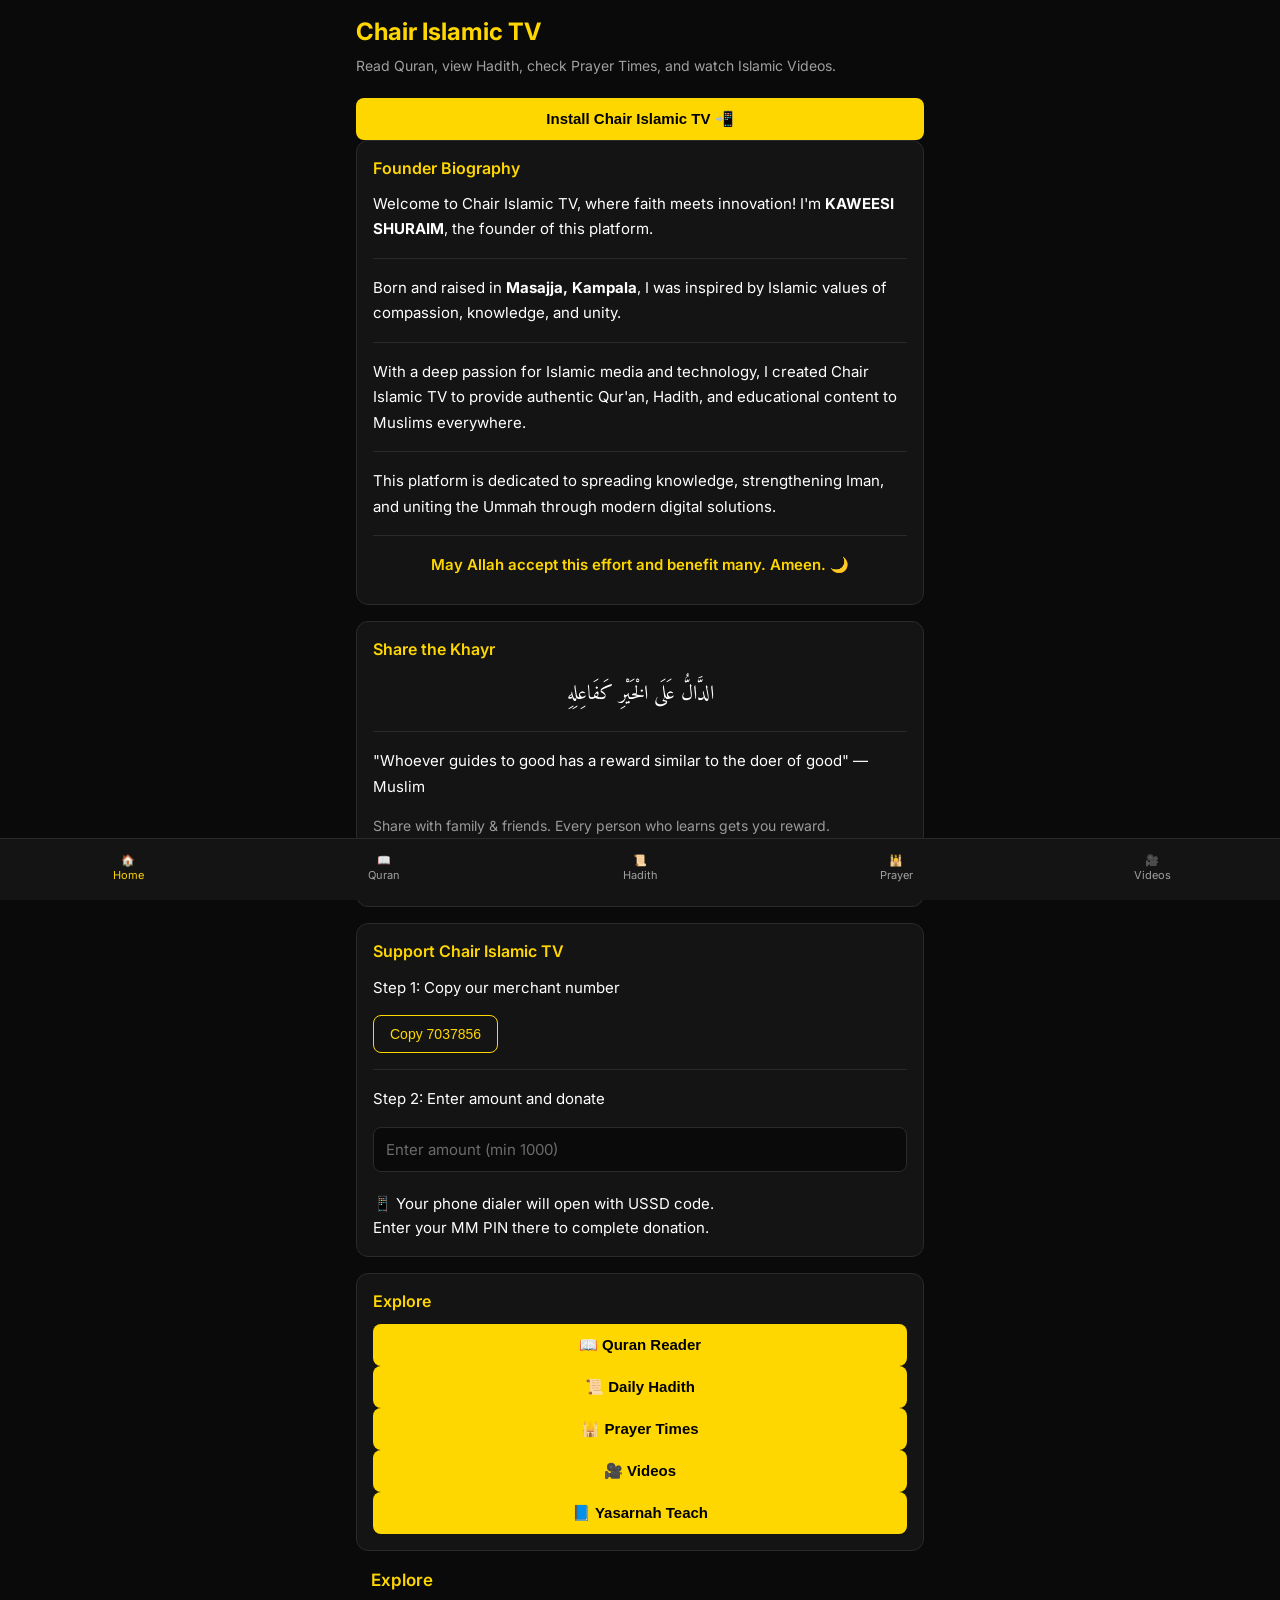
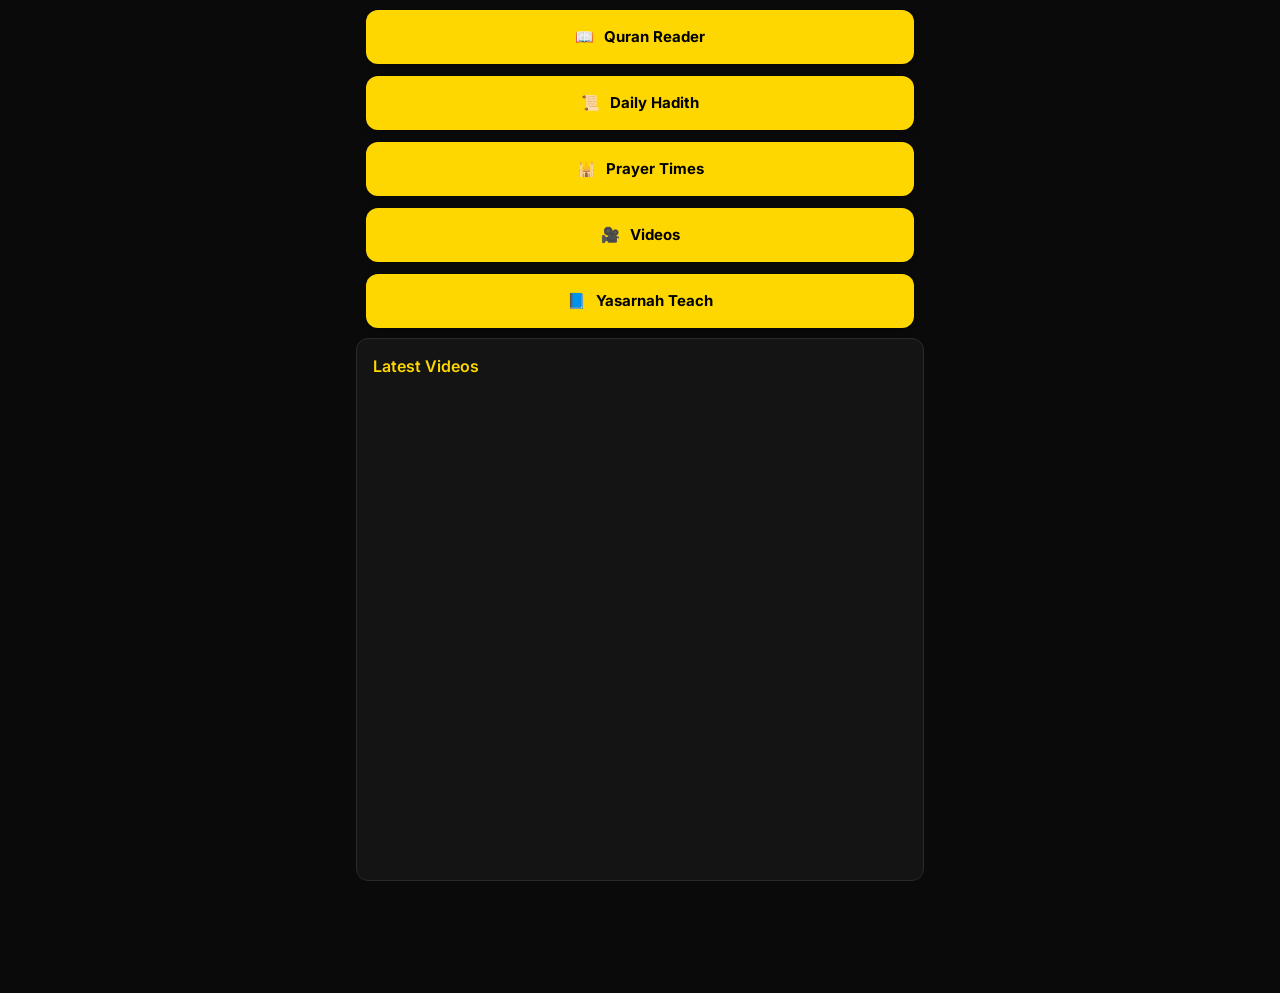
<file: index.html>
<!DOCTYPE html>
<html lang="en">
<head>
<meta charset="UTF-8">
<meta name="viewport" content="width=device-width, initial-scale=1.0">
<title>Chair Islamic TV</title>
<link rel="manifest" href="manifest.json">
<meta name="theme-color" content="#0A0A0A">
<meta name="apple-mobile-web-app-capable" content="yes">
<meta name="apple-mobile-web-app-status-bar-style" content="black">
<link rel="apple-touch-icon" href="logo.png">
<link rel="stylesheet" href="styles.css">
</head>
<body>

<div class="container">

<h1>Chair Islamic TV</h1>
<p class="page-header">Read Quran, view Hadith, check Prayer Times, and watch Islamic Videos.</p>

<!-- INSTALL BUTTON -->
<button class="btn-gold" id="installBtn" style="display:none;">
Install Chair Islamic TV 📲
</button>

<!-- FOUNDER BIO -->
<div class="card">
  <div class="card-title">Founder Biography</div>
  <p class="text-body">Welcome to Chair Islamic TV, where faith meets innovation! I'm <b>KAWEESI SHURAIM</b>, the founder of this platform.</p>
  <div class="divider"></div>
  <p class="text-body">Born and raised in <b>Masajja, Kampala</b>, I was inspired by Islamic values of compassion, knowledge, and unity.</p>
  <div class="divider"></div>
  <p class="text-body">With a deep passion for Islamic media and technology, I created Chair Islamic TV to provide authentic Qur'an, Hadith, and educational content to Muslims everywhere.</p>
  <div class="divider"></div>
  <p class="text-body">This platform is dedicated to spreading knowledge, strengthening Iman, and uniting the Ummah through modern digital solutions.</p>
  <div class="divider"></div>
  <p class="text-body" style="text-align:center; color:var(--gold); font-weight:600;">
    May Allah accept this effort and benefit many. Ameen. 🌙
  </p>
</div>

<!-- SHARE BUTTON - MOVED TO CORRECT PLACE -->
<div class="card">
  <div class="card-title">Share the Khayr</div>
  <p class="arabic" style="font-size:20px; margin:15px 0; text-align:center;">الدَّالُّ عَلَى الْخَيْرِ كَفَاعِلِهِ</p>
  <div class="divider"></div>
  <p class="text-body">
    "Whoever guides to good has a reward similar to the doer of good" — Muslim
  </p>
  <p class="text-body" style="margin-top:15px; font-size:14px; color:#999;">
    Share with family & friends. Every person who learns gets you reward.
  </p>
  <button class="btn-gold" onclick="shareApp()">📤 Share Chair Islamic TV</button>
</div>

<!-- DONATION -->
<div class="card">
  <div class="card-title">Support Chair Islamic TV</div>
  
  <p class="text-body" style="margin-bottom:15px;">Step 1: Copy our merchant number</p>
  <button class="btn-outline" onclick="copyMerchant()">Copy 7037856</button>

  <div class="divider"></div>

  <p class="text-body" style="margin-bottom:15px;">Step 2: Enter amount and donate</p>
  <input type="number" id="amount" placeholder="Enter amount (min 1000)" min="1000">
  <button class="btn-gold" id="donateBtn" onclick="donate()" style="display:none;">Donate via Airtel Money</button>
  
  <div class="alert alert-warning" style="margin-top:20px;">
    📱 Your phone dialer will open with USSD code.<br>
    Enter your MM PIN there to complete donation.
  </div>
</div>

<!-- FEATURES -->
<div class="card">
  <div class="card-title">Explore</div>
  
  <button class="btn-gold" onclick="location.href='quran.html'">📖 Quran Reader</button>
  <button class="btn-gold" onclick="location.href='hadith.html'">📜 Daily Hadith</button>
  <button class="btn-gold" onclick="location.href='prayer.html'">🕌 Prayer Times</button>
  <button class="btn-gold" onclick="location.href='videos.html'">🎥 Videos</button>
  <button class="btn-gold" onclick="location.href='yasarnah.html'">📘 Yasarnah Teach</button>
</div>
  <div class="explore-section">
    <h3 style="color: #FFD700; margin-left: 15px;">Explore</h3>
    
    <div class="explore-container">
        <a href="quran.html" class="explore-tab">
            <span>📖</span> Quran Reader
        </a>
        
        <a href="hadith.html" class="explore-tab">
            <span>📜</span> Daily Hadith
        </a>
        
        <a href="prayer.html" class="explore-tab">
            <span>🕌</span> Prayer Times
        </a>
        
        <a href="videos.html" class="explore-tab">
            <span>🎥</span> Videos
        </a>
        
        <a href="yasarnah.html" class="explore-tab">
            <span>📘</span> Yasarnah Teach
        </a>
    </div>
</div>


<!-- YOUTUBE -->
<div class="card">
  <div class="card-title">Latest Videos</div>
  <div id="youtubeVideos"></div>
</div>

</div>

<!-- NAVIGATION -->
<div class="bottom-nav">
  <a href="index.html" class="active">🏠<br>Home</a>
  <a href="quran.html">📖<br>Quran</a>
  <a href="hadith.html">📜<br>Hadith</a>
  <a href="prayer.html">🕌<br>Prayer</a>
  <a href="videos.html">🎥<br>Videos</a>
</div>

<script>
// ===============================
// SERVICE WORKER
// ===============================
if ("serviceWorker" in navigator) {
  window.addEventListener("load", () => {
    navigator.serviceWorker.register("sw.js")
      .then(() => console.log("Service Worker Registered"))
      .catch(() => console.log("SW Failed"));
  });
}

// ===============================
// INSTALL BUTTON
// ===============================
let deferredPrompt;
const installBtn = document.getElementById("installBtn");
installBtn.style.display = "block";

window.addEventListener("beforeinstallprompt", (e) => {
  e.preventDefault();
  deferredPrompt = e;
});

installBtn.addEventListener("click", async () => {
  if (deferredPrompt) {
    deferredPrompt.prompt();
    await deferredPrompt.userChoice;
    deferredPrompt = null;
  } else {
    alert("To install: Tap browser menu (⋮) → Add to Home Screen");
  }
});

// ===============================
// SHARE APP - UPGRADED
// ===============================
function shareApp(){
  const shareData = {
    title: 'Chair Islamic TV',
    text: 'Assalamu Alaikum! I found this app to learn Qur\'an, Hadith & Prayer. Try it:',
    url: window.location.origin
  };

  if (navigator.share && navigator.canShare(shareData)) {
    navigator.share(shareData).catch(() => {});
  } 
  else {
    const text = `${shareData.text}\n${shareData.url}`;
    navigator.clipboard.writeText(text).then(() => {
      alert('✅ Link copied!\n\nPaste in WhatsApp, Facebook, or SMS to share the reward.');
    }).catch(() => {
      prompt('Copy this link to share:', shareData.url);
    });
  }
}

// ===============================
// YOUTUBE VIDEOS
// ===============================
const videos = ["ZGwG7UBlFCc","zGIBIOMA0PQ"];
const container = document.getElementById("youtubeVideos");

let html = "";
videos.forEach(v=>{
  html += `<iframe src="https://www.youtube.com/embed/${v}" allowfullscreen style="width:100%;height:220px;border:none;border-radius:12px;margin-top:10px;"></iframe>`;
});
container.innerHTML = html;

// ===============================
// DONATION
// ===============================
let hasCopied = false;

function copyMerchant() {
  navigator.clipboard.writeText("7037856").then(() => {
    hasCopied = true;
    alert("✅ Merchant number copied. You can now donate.");
    document.getElementById("donateBtn").style.display = "block";
  }).catch(() => {
    alert("Copy failed. Please copy manually: 7037856");
  });
}

function donate() {
  if (!hasCopied) {
    alert("⚠️ Please copy the merchant number first");
    return;
  }

  const amount = document.getElementById("amount").value;
  if (!amount || amount < 1000) {
    alert("Enter valid amount (minimum 1000 UGX)");
    return;
  }

  const ussd = `*185*9*7037856*${amount}#`;
  
  const a = document.createElement('a');
  a.href = "tel:" + encodeURIComponent(ussd);
  a.click();
}
</script>
  
</body>
</html>
</file>
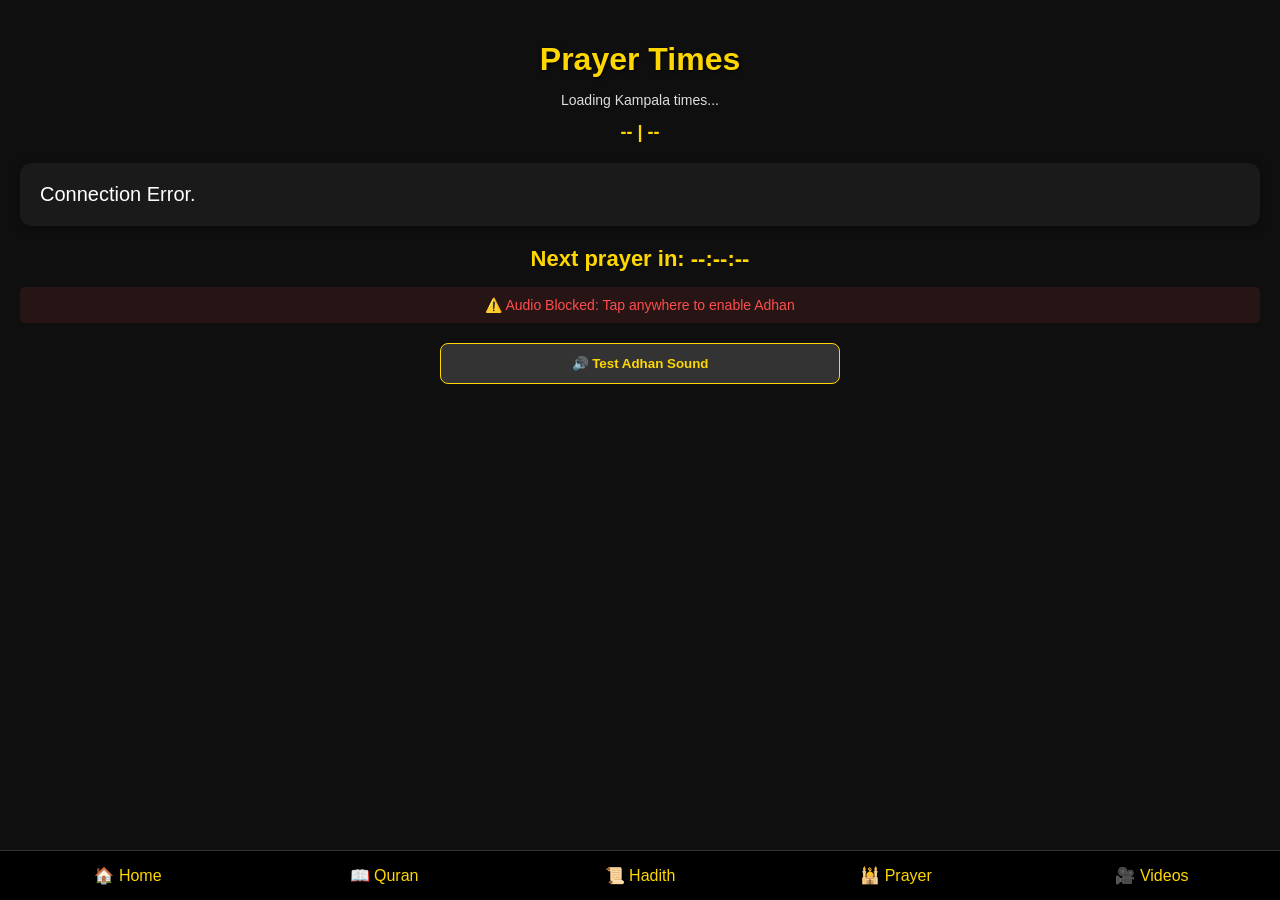
<file: prayer.html>
<!DOCTYPE html>
<html lang="en">
<head>
    <meta charset="UTF-8">
    <meta name="viewport" content="width=device-width, initial-scale=1.0">
    <title>Prayer Times | Chair Islamic TV</title>

    <link rel="manifest" href="manifest.json">
    <meta name="theme-color" content="#FFD700">

    <style>
        body {
            font-family: Arial, sans-serif;
            background: #0f0f0f;
            color: #FFD700;
            margin: 0;
            padding: 20px;
            padding-bottom: 100px;
            text-align: center;
        }

        h1 {
            color: #FFD700;
            text-shadow: 1px 1px 3px #000;
            margin-bottom: 5px;
        }

        #location { text-align: center; color: #ddd; font-size: 14px; }

        .prayer-box {
            background: #1a1a1a;
            padding: 20px;
            border-radius: 12px;
            margin-top: 20px;
            color: white;
            font-size: 20px;
            box-shadow: 0 4px 10px rgba(0,0,0,0.3);
            text-align: left;
        }

        .prayer {
            display: flex;
            justify-content: space-between;
            padding: 14px;
            border-bottom: 1px solid #333;
        }

        .prayer:last-child { border-bottom: none; }

        .next {
            background: #FFD700;
            color: black;
            font-weight: bold;
            border-radius: 8px;
            box-shadow: 0 0 10px rgba(255, 215, 0, 0.4);
        }

        .date {
            margin-top: 10px;
            font-size: 18px;
            color: #FFD700;
            text-align: center;
            font-weight: bold;
        }

        #countdown {
            text-align: center;
            font-size: 22px;
            margin-top: 20px;
            color: #FFD700;
            font-weight: bold;
        }

        #unlockMsg {
            font-size: 14px;
            color: #ff4d4d;
            margin-top: 15px;
            background: rgba(255, 77, 77, 0.1);
            padding: 10px;
            border-radius: 5px;
        }

        .btn-group {
            display: flex;
            flex-direction: column;
            gap: 10px;
            align-items: center;
            margin-top: 20px;
        }

        .test-btn {
            background: #333;
            color: #FFD700;
            border: 1px solid #FFD700;
            width: 90%;
            max-width: 400px;
            padding: 12px;
            border-radius: 8px;
            cursor: pointer;
            font-weight: bold;
            transition: 0.3s;
        }

        .test-btn:active {
            background: #FFD700;
            color: black;
        }

        #stopAdhanBtn {
            background: #8b0000;
            color: white;
            border: 1px solid #ff4d4d;
            display: none; /* Hidden by default */
        }

        /* Bottom Navigation */
        .bottom-nav {
            position: fixed;
            bottom: 0;
            left: 0;
            width: 100%;
            background: #000;
            display: flex;
            justify-content: space-around;
            padding: 15px 0;
            border-top: 1px solid #333;
            z-index: 100;
        }

        .bottom-nav a {
            color: #FFD700;
            text-decoration: none;
            font-size: 16px;
            flex: 1;
            text-align: center;
        }
    </style>
</head>

<body>

    <h1>Prayer Times</h1>
    <p id="location">Loading Kampala times...</p>
    <div class="date" id="date">-- | --</div>

    <div id="prayerBox" class="prayer-box">
        Loading schedule...
    </div>

    <div id="countdown">
        Next prayer in: --:--:--
    </div>

    <p id="unlockMsg">⚠️ Audio Blocked: Tap anywhere to enable Adhan</p>

    <div class="btn-group">
        <button class="test-btn" onclick="testAdhan()">🔊 Test Adhan Sound</button>
        <button class="test-btn" id="stopAdhanBtn" onclick="stopAdhan()">⏹ Stop Adhan</button>
    </div>

    <!-- Adhan Audio -->
    <audio id="adhanAudio" preload="auto">
        <source src="https://cdn.islamic.network/audio/adhan/1.mp3" type="audio/mpeg">
    </audio>

    <!-- Navigation -->
    <div class="bottom-nav">
        <a href="index.html">🏠 Home</a>
        <a href="quran.html">📖 Quran</a>
        <a href="hadith.html">📜 Hadith</a>
        <a href="prayer.html">🕌 Prayer</a>
        <a href="videos.html">🎥 Videos</a>
    </div>

<script>
// =====================
// GLOBAL VARIABLES
// =====================
let prayerTimings = null;
let nextPrayerName = "";
let countdownInterval = null;
let adhanCheckInterval = null;
let lastAdhanPlayed = "";
let lastAdhanDate = "";
let audioUnlocked = false;

const adhanAudio = document.getElementById("adhanAudio");
const stopBtn = document.getElementById("stopAdhanBtn");

const KAMPALA_LAT = 0.3476;
const KAMPALA_LON = 32.5825;

// =====================
// CACHE HELPERS
// =====================
function getTodayKey() {
    const d = new Date();
    return `${d.getFullYear()}-${d.getMonth()}-${d.getDate()}`;
}

function saveToCache(data) {
    localStorage.setItem('prayerData', JSON.stringify({
        date: getTodayKey(),
        payload: data
    }));
}

function loadFromCache() {
    const cached = localStorage.getItem('prayerData');
    if (!cached) return null;
    const parsed = JSON.parse(cached);
    return (parsed.date === getTodayKey()) ? parsed.payload : null;
}

// =====================
// AUDIO UNLOCK LOGIC
// =====================
function unlockAudio() {
    if (audioUnlocked) return;
    
    // Play a silent pop to satisfy browser security
    adhanAudio.play().then(() => {
        adhanAudio.pause();
        adhanAudio.currentTime = 0;
        audioUnlocked = true;
        document.getElementById("unlockMsg").style.display = "none";
        console.log("Audio System: Active");
    }).catch(e => console.log("Unlock pending user interaction"));
}

document.body.addEventListener("click", unlockAudio, { once: true });
document.body.addEventListener("touchstart", unlockAudio, { once: true });

// =====================
// CORE ADHAN FUNCTIONS
// =====================
function triggerAdhan(prayer) {
    if (audioUnlocked) {
        adhanAudio.currentTime = 0;
        adhanAudio.play().then(() => {
            stopBtn.style.display = "block";
        }).catch(e => console.log("Adhan failed:", e));
    } else {
        alert("Time for " + prayer + "! Please tap the screen to allow audio.");
    }

    if ("Notification" in window && Notification.permission === "granted") {
        new Notification("🕌 Prayer Time", { body: "It is time for " + prayer, icon: "logo.png" });
    }

    if (navigator.vibrate) navigator.vibrate([500, 200, 500]);
}

function stopAdhan() {
    adhanAudio.pause();
    adhanAudio.currentTime = 0;
    stopBtn.style.display = "none";
}

function testAdhan() {
    if (!audioUnlocked) {
        alert("Tap the screen first to enable audio.");
        return;
    }
    triggerAdhan("Test");
}

// =====================
// PRAYER TIME LOGIC
// =====================
function getNextPrayer(timings) {
    const prayers = ["Fajr", "Dhuhr", "Asr", "Maghrib", "Isha"];
    const now = new Date();
    
    for (let p of prayers) {
        const [hh, mm] = timings[p].split(":");
        const pTime = new Date();
        pTime.setHours(hh, mm, 0, 0);
        if (pTime > now) return p;
    }
    return "Fajr"; // Next day
}

function displayPrayerTimes(data) {
    prayerTimings = data.timings;
    nextPrayerName = getNextPrayer(prayerTimings);

    // Display Gregorian and Hijri
    document.getElementById("date").innerHTML = 
        `${data.date.gregorian.date} | ${data.date.hijri.date} ${data.date.hijri.month.en}`;

    const prayers = ["Fajr", "Dhuhr", "Asr", "Maghrib", "Isha"];
    let html = "";

    prayers.forEach(p => {
        const isNext = (p === nextPrayerName);
        html += `
        <div class="prayer ${isNext ? 'next' : ''}">
            <span>${p}</span>
            <span>${prayerTimings[p].slice(0, 5)}</span>
        </div>`;
    });

    document.getElementById("prayerBox").innerHTML = html;
    startCountdown();
    startAdhanChecker();
}

function startCountdown() {
    if (countdownInterval) clearInterval(countdownInterval);

    countdownInterval = setInterval(() => {
        if (!prayerTimings) return;

        const [hh, mm] = prayerTimings[nextPrayerName].split(":");
        let now = new Date();
        let pTime = new Date();
        pTime.setHours(hh, mm, 0, 0);

        if (nextPrayerName === "Fajr" && pTime < now) {
            pTime.setDate(pTime.getDate() + 1);
        }

        let diff = pTime - now;
        if (diff <= 0) {
            // Prayer time reached! Refresh UI
            loadPrayerTimes(KAMPALA_LAT, KAMPALA_LON, true);
            return;
        }

        let h = Math.floor(diff / 3600000);
        let m = Math.floor((diff % 3600000) / 60000);
        let s = Math.floor((diff % 60000) / 1000);

        document.getElementById("countdown").innerHTML = 
            `Next: ${nextPrayerName} in ${h.toString().padStart(2, '0')}:${m.toString().padStart(2, '0')}:${s.toString().padStart(2, '0')}`;
    }, 1000);
}

function startAdhanChecker() {
    if (adhanCheckInterval) clearInterval(adhanCheckInterval);

    adhanCheckInterval = setInterval(() => {
        if (!prayerTimings) return;

        const now = new Date();
        const currentTime = now.getHours().toString().padStart(2, "0") + ":" + 
                            now.getMinutes().toString().padStart(2, "0");

        if (lastAdhanDate !== now.toDateString()) {
            lastAdhanPlayed = "";
            lastAdhanDate = now.toDateString();
        }

        const prayers = ["Fajr", "Dhuhr", "Asr", "Maghrib", "Isha"];
        prayers.forEach(p => {
            const pTime = prayerTimings[p].trim().slice(0, 5);
            if (currentTime === pTime && lastAdhanPlayed !== p) {
                triggerAdhan(p);
                lastAdhanPlayed = p;
            }
        });
    }, 20000); // Check every 20 seconds
}

async function loadPrayerTimes(lat, lon, isDefault = false) {
    const cached = loadFromCache();
    if (cached) displayPrayerTimes(cached);

    try {
        const response = await fetch(`https://api.aladhan.com/v1/timings?latitude=${lat}&longitude=${lon}&method=2`);
        const result = await response.json();
        const data = result.data;
        
        displayPrayerTimes(data);
        saveToCache(data);
        document.getElementById("location").innerHTML = isDefault ? "Kampala, Uganda" : "Local Times Detected";
    } catch (e) {
        console.log("Network error, using cache.");
        if (!cached) document.getElementById("prayerBox").innerHTML = "Connection Error.";
    }
}

// =====================
// INITIALIZE
// =====================
loadPrayerTimes(KAMPALA_LAT, KAMPALA_LON, true);

if (navigator.geolocation) {
    navigator.geolocation.getCurrentPosition(pos => {
        loadPrayerTimes(pos.coords.latitude, pos.coords.longitude, false);
    });
}

if ("Notification" in window && Notification.permission === "default") {
    Notification.requestPermission();
}
</script>

</body>
</html>
</file>
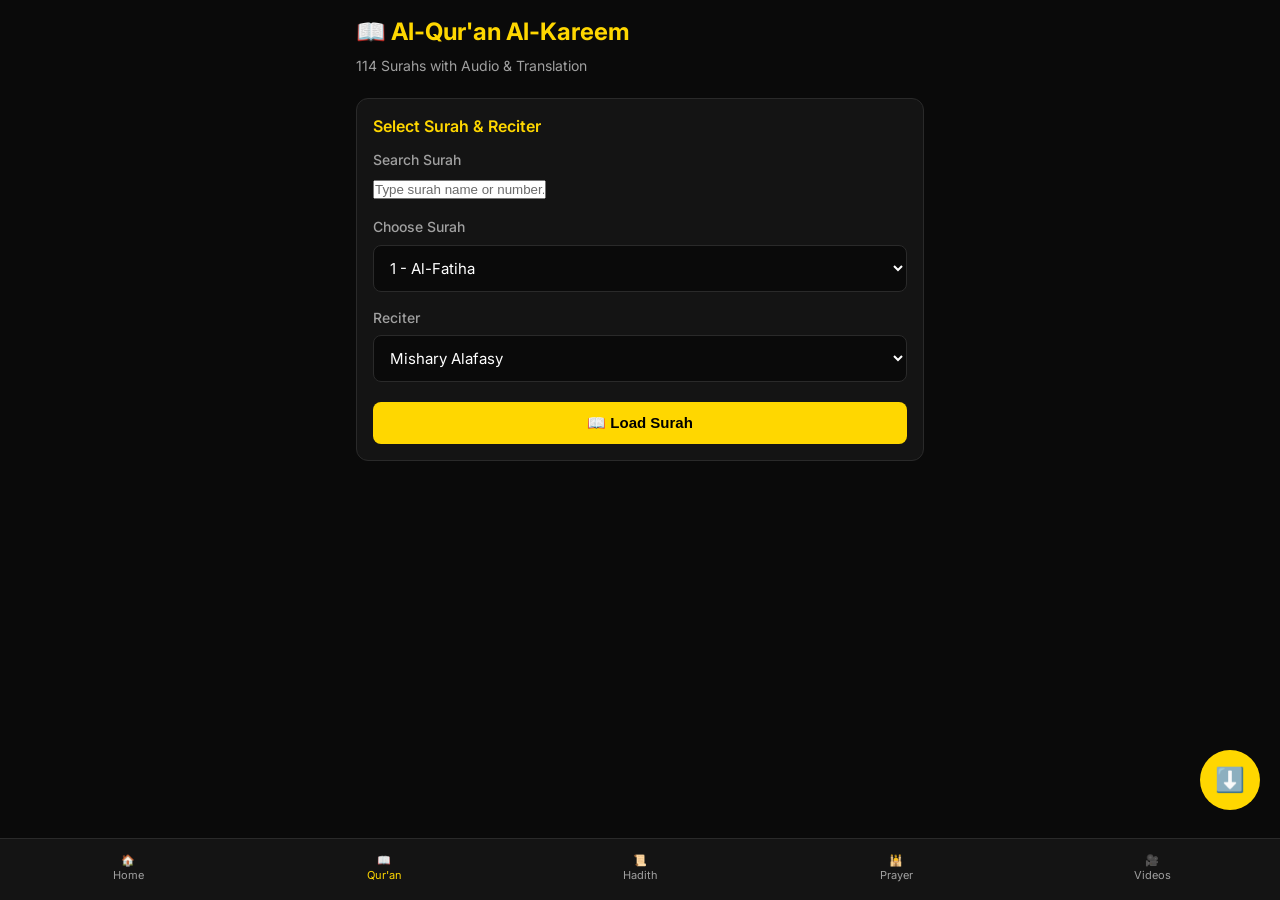
<file: quran.html>
<!DOCTYPE html>
<html lang="en">
<head>
<meta charset="UTF-8">
<meta name="viewport" content="width=device-width, initial-scale=1.0">
<title>Qur'an - Chair Islamic TV</title>
<link rel="manifest" href="manifest.json">
<meta name="theme-color" content="#0A0A0A">
<link rel="apple-touch-icon" href="logo.png">
<link rel="stylesheet" href="styles.css">
</head>
<body>

<div class="container">
  <h1>📖 Al-Qur'an Al-Kareem</h1>
  <p class="page-header">114 Surahs with Audio & Translation</p>

  <div class="card">
    <div class="card-title">Select Surah & Reciter</div>
    
    <label>Search Surah</label>
    <input id="surahSearch" placeholder="Type surah name or number...">
    
    <label style="margin-top:15px;">Choose Surah</label>
    <select id="surahSelect"></select>

    <label style="margin-top:15px;">Reciter</label>
    <select id="reciterSelect">
      <option value="Alafasy_128kbps">Mishary Alafasy</option>
      <option value="Abdul_Basit_Murattal_128kbps">Abdul Basit</option>
      <option value="Ghamdi_40kbps">Saad Al-Ghamdi</option>
    </select>

    <button class="btn-gold" onclick="loadSurah()" style="margin-top:20px;">📖 Load Surah</button>
  </div>

  <div id="quranText"></div>

</div>

<!-- Floating Download Button -->
<button class="btn-gold" id="downloadBtn" onclick="downloadSurah()" style="position:fixed; bottom:90px; right:20px; width:60px; height:60px; border-radius:50%; font-size:24px; padding:0;">
  ⬇️
</button>

<div class="bottom-nav">
  <a href="index.html">🏠<br>Home</a>
  <a href="quran.html" class="active">📖<br>Qur'an</a>
  <a href="hadith.html">📜<br>Hadith</a>
  <a href="prayer.html">🕌<br>Prayer</a>
  <a href="videos.html">🎥<br>Videos</a>
</div>

<script>
// =====================
// SURAH LIST
// =====================
const surahNames = ["Al-Fatiha","Al-Baqarah","Aal-Imran","An-Nisa","Al-Ma'idah","Al-An'am","Al-A'raf","Al-Anfal","At-Tawbah","Yunus","Hud","Yusuf","Ar-Ra'd","Ibrahim","Al-Hijr","An-Nahl","Al-Isra","Al-Kahf","Maryam","Ta-Ha","Al-Anbiya","Al-Hajj","Al-Mu’minun","An-Nur","Al-Furqan","Ash-Shu'ara","An-Naml","Al-Qasas","Al-Ankabut","Ar-Rum","Luqman","As-Sajdah","Al-Ahzab","Saba","Fatir","Ya-Sin","As-Saffat","Sad","Az-Zumar","Ghafir","Fussilat","Ash-Shura","Az-Zukhruf","Ad-Dukhan","Al-Jathiyah","Al-Ahqaf","Muhammad","Al-Fath","Al-Hujurat","Qaf","Adh-Dhariyat","At-Tur","An-Najm","Al-Qamar","Ar-Rahman","Al-Waqi'ah","Al-Hadid","Al-Mujadila","Al-Hashr","Al-Mumtahanah","As-Saff","Al-Jumu’ah","Al-Munafiqun","At-Taghabun","At-Talaq","At-Tahrim","Al-Mulk","Al-Qalam","Al-Haqqah","Al-Ma'arij","Nuh","Al-Jinn","Al-Muzzammil","Al-Muddathir","Al-Qiyamah","Al-Insan","Al-Mursalat","An-Naba","An-Nazi'at","Abasa","At-Takwir","Al-Infitar","Al-Mutaffifin","Al-Inshiqaq","Al-Buruj","At-Tariq","Al-A'la","Al-Ghashiyah","Al-Fajr","Al-Balad","Ash-Shams","Al-Layl","Ad-Duha","Ash-Sharh","At-Tin","Al-Alaq","Al-Qadr","Al-Bayyinah","Az-Zalzalah","Al-Adiyat","Al-Qari'ah","At-Takathur","Al-Asr","Al-Humazah","Al-Fil","Quraysh","Al-Ma'un","Al-Kawthar","Al-Kafirun","An-Nasr","Al-Masad","Al-Ikhlas","Al-Falaq","An-Nas"];

const select = document.getElementById("surahSelect");
const searchInput = document.getElementById("surahSearch");

surahNames.forEach((n,i)=>{
  let o=document.createElement("option");
  o.value=i+1;
  o.textContent=(i+1)+" - "+n;
  select.appendChild(o);
});

// Search filter
searchInput.addEventListener('input', (e) => {
  const term = e.target.value.toLowerCase();
  Array.from(select.options).forEach(opt => {
    const match = opt.textContent.toLowerCase().includes(term);
    opt.style.display = match ? 'block' : 'none';
  });
});

// =====================
// LOAD SURAH
// =====================
async function loadSurah(){
  const num = select.value;
  if (!num) {
    alert('Please select a Surah');
    return;
  }

  document.getElementById("quranText").innerHTML = '<div class="card"><p class="text-body" style="text-align:center;">Loading...</p></div>';

  const res = await fetch(`https://api.alquran.cloud/v1/surah/${num}/editions/quran-uthmani,en.sahih`);
  const data = await res.json();

  const ar = data.data[0].ayahs;
  const en = data.data[1].ayahs;
  const surahName = data.data[0].englishName;

  let html = `<div class="card"><div class="card-title">${num}. ${surahName}</div>`;

  for(let i=0;i<ar.length;i++){
    html+=`
    <div class="ayah card" onclick="playAyah(${num},${i+1},this)" style="cursor:pointer; margin:15px 0;">
      <div class="badge" style="margin-bottom:10px;">Ayah ${i+1}</div>
      <p class="arabic">${ar[i].text}</p>
      <div class="divider"></div>
      <p class="text-body">${en[i].text}</p>
    </div>`;
  }

  html += '</div>';
  document.getElementById("quranText").innerHTML = html;
}

// =====================
// AUDIO SYSTEM
// =====================
let currentAudio=null;
let currentAyah=null;
let ayahList=[];

function playAyah(surah,ayah,el){
  // toggle
  if(currentAudio && currentAyah===ayah){
    if(!currentAudio.paused){
      currentAudio.pause();
      el.style.borderColor = 'var(--gold-border)';
      return;
    }else{
      currentAudio.play();
      el.style.borderColor = 'var(--gold)';
      return;
    }
  }

  // stop old
  if(currentAudio) currentAudio.pause();

  // highlight
  document.querySelectorAll(".ayah").forEach(a=>{
    a.style.borderColor = 'var(--gold-border)';
    a.style.background = 'var(--bg-card)';
  });
  el.style.borderColor = 'var(--gold)';
  el.style.background = 'rgba(255,215,0,0.08)';
  el.scrollIntoView({behavior:"smooth",block:"center"});

  // save
  currentAyah=ayah;
  ayahList=document.querySelectorAll(".ayah");

  // reciter
  const reciter=document.getElementById("reciterSelect").value;
  const s=String(surah).padStart(3,"0");
  const a=String(ayah).padStart(3,"0");
  const url=`https://everyayah.com/data/${reciter}/${s}${a}.mp3`;

  currentAudio=new Audio(url);
  currentAudio.play();

  // auto next
  currentAudio.onended=()=>{
    let next=ayah+1;
    if(ayahList[next-1]){
      playAyah(surah,next,ayahList[next-1]);
    }
  };
}

// =====================
// DOWNLOAD
// =====================
function downloadSurah(){
  const num = select.value;
  if (!num) {
    alert('Load a Surah first');
    return;
  }
  const code = String(num).padStart(3,"0");
  const url = `https://server8.mp3quran.net/afs/${code}.mp3`;
  const a=document.createElement("a");
  a.href=url;
  a.download=`surah-${num}.mp3`;
  a.click();
}
</script>

</body>
</html>
</file>
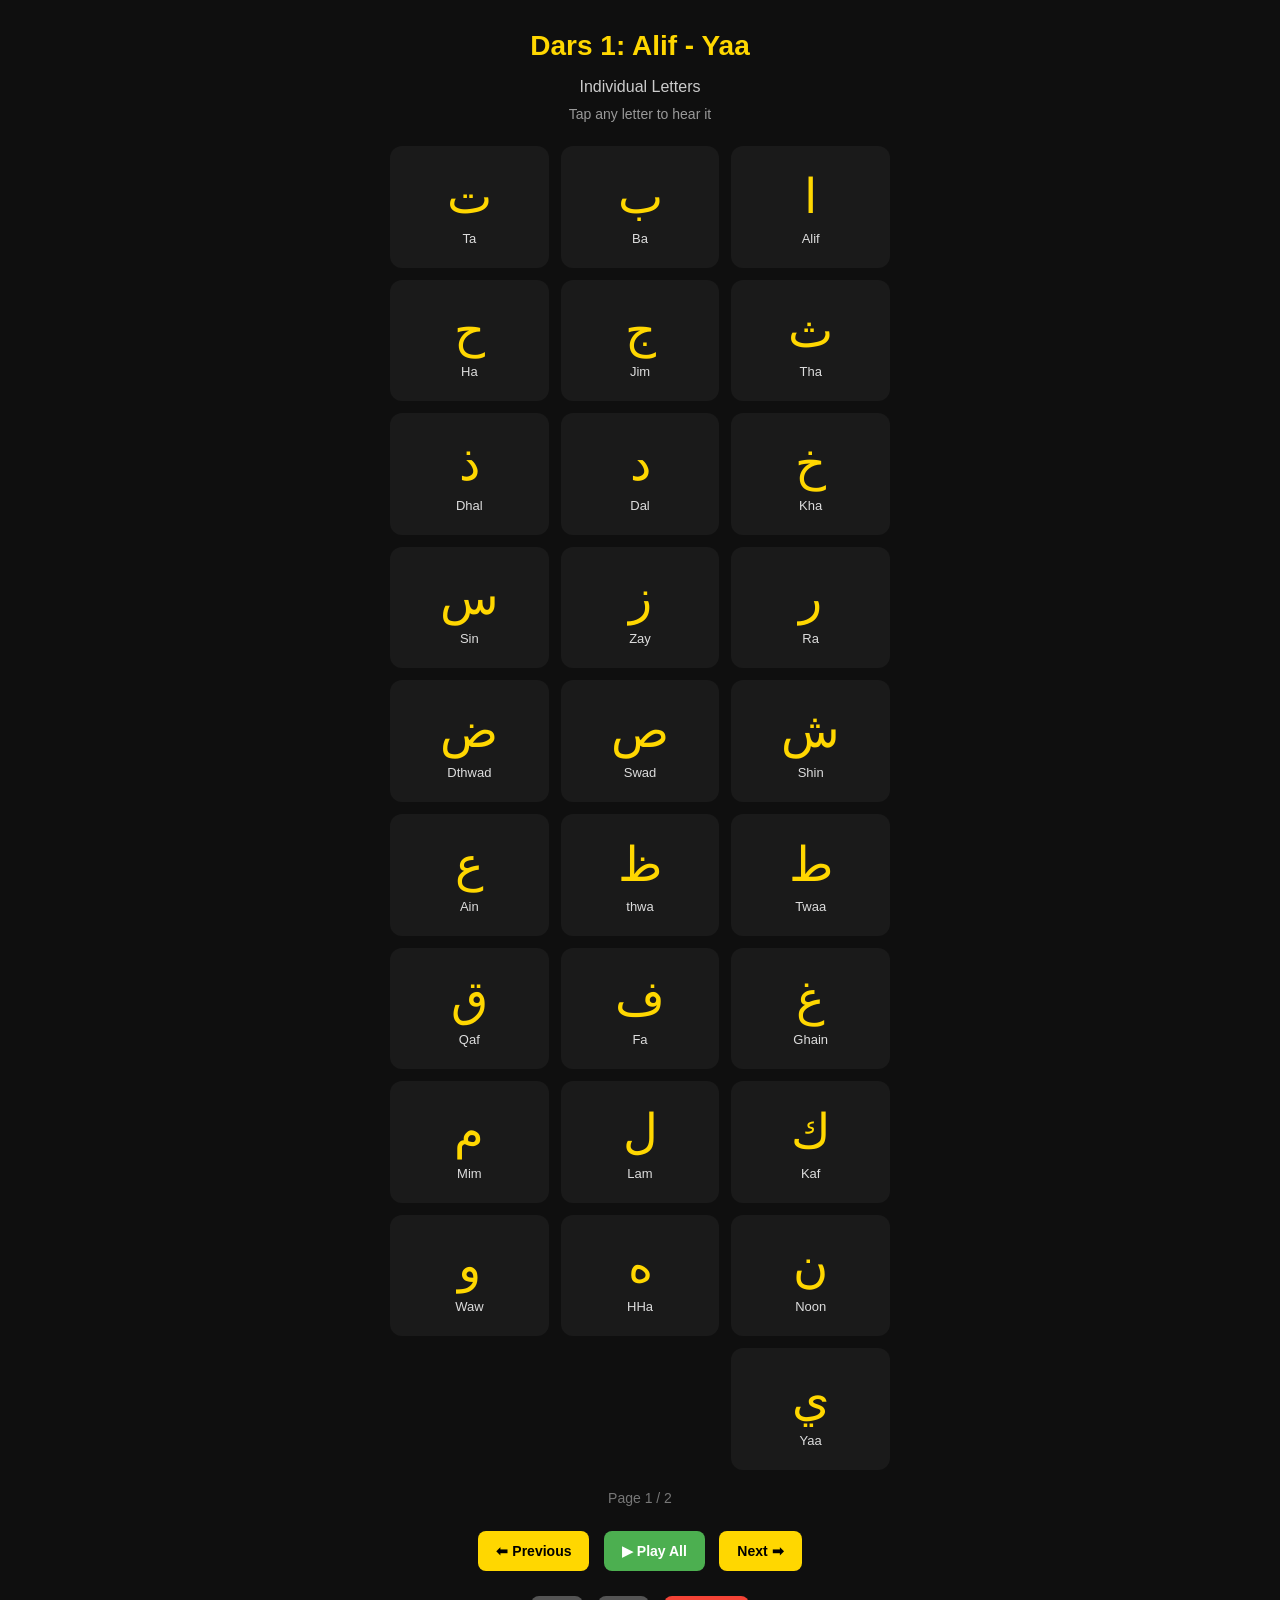
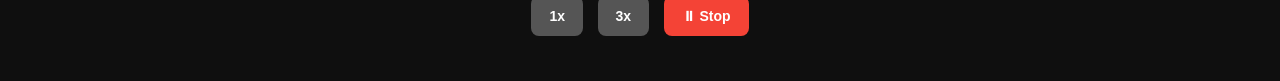
<file: yasarnah.html>
<!DOCTYPE html>
<html lang="en">
<head>
    <meta charset="UTF-8">
    <meta name="viewport" content="width=device-width, initial-scale=1.0">
    <title>Yasarnah - Full Lessons</title>
    <style>
        body {
            font-family: 'Segoe UI', Arial, sans-serif;
            background: #0f0f0f;
            color: #FFD700;
            margin: 0;
            padding: 20px;
            padding-bottom: 40px;
            text-align: center;
        }

        .header {
            margin-bottom: 20px;
        }

        #darsTitle {
            font-size: 28px;
            margin: 10px 0 5px;
            color: #FFD700;
        }

        #darsInfo {
            font-size: 16px;
            color: #ccc;
            margin-bottom: 10px;
        }

        #letterProgress {
            color: #999;
            font-size: 14px;
            min-height: 20px;
        }

        #lessonBox {
            display: grid;
            grid-template-columns: repeat(3, 1fr);
            gap: 12px;
            max-width: 500px;
            margin: 0 auto;
            direction: rtl; /* Arabic right-to-left flow */
        }

        .lesson {
            background: #1a1a1a;
            padding: 20px 5px;
            border-radius: 12px;
            transition: 0.2s;
            cursor: pointer;
            border: 2px solid transparent;
        }

        .lesson:active { transform: scale(0.95); }

        .lesson.active {
            border: 2px solid #FFD700;
            background: #252525;
            box-shadow: 0 0 15px rgba(255, 215, 0, 0.3);
        }

        .arabic {
            font-size: 48px;
            margin-bottom: 5px;
            line-height: 1.2;
        }

        .name {
            font-size: 13px;
            color: #ddd;
        }

        #darsCounter {
            margin: 20px 0;
            font-size: 14px;
            color: #777;
        }

        .controls {
            margin-top: 15px;
        }

        button {
            background: #FFD700;
            color: black;
            border: none;
            padding: 12px 18px;
            border-radius: 8px;
            cursor: pointer;
            font-weight: bold;
            font-size: 14px;
            margin: 5px;
            transition: 0.2s;
        }

        button:active { background: #e6c200; transform: translateY(2px); }
        
        button#letterPlayBtn { background: #4CAF50; color: white; }
    </style>
</head>
<body>

<div class="header">
    <h1 id="darsTitle">Loading...</h1>
    <p id="darsInfo">Please wait</p>
    <div id="letterProgress">Tap any letter to start</div>
</div>

<div id="lessonBox"></div>

<div id="darsCounter">Page 0 / 0</div>

<div class="controls">
    <button onclick="changeDars(-1)">⬅ Previous</button>
    <button id="letterPlayBtn" onclick="toggleLetterSequence()">▶ Play All</button>
    <button onclick="changeDars(1)">Next ➡</button>
</div>

<div class="controls">
    <button onclick="setRepeat(1)" style="background:#555; color:white;">1x</button>
    <button onclick="setRepeat(3)" style="background:#555; color:white;">3x</button>
    <button onclick="stopLetterLesson()" style="background:#f44336; color:white;">⏸ Stop</button>
</div>

<script>
// ==========================================
// FULL DATA: ADD ALL YOUR PAGES HERE
// ==========================================
const yasarnahPages = [
  {
    title: "Dars 1: Alif - Yaa",
    info: "Individual Letters",
    letters: [
      {a:"ا", name:"Alif", file:"blog/alif.mp3"},
      {a:"ب", name:"Ba", file:"blog/baa.mp3"},
      {a:"ت", name:"Ta", file:"blog/taa.mp3"},
      {a:"ث", name:"Tha", file:"blog/thaa.mp3"},
      {a:"ج", name:"Jim", file:"blog/jeem.mp3"},
      {a:"ح", name:"Ha", file:"blog/haa.mp3"},
      {a:"خ", name:"Kha", file:"blog/khaa.mp3"},
      {a:"د", name:"Dal", file:"blog/daal.mp3"},
      {a:"ذ", name:"Dhal", file:"blog/dhaal.mp3"},
      {a:"ر", name:"Ra", file:"blog/raa.mp3"},
      {a:"ز", name:"Zay", file:"blog/zaay.mp3"},
      {a:"س", name:"Sin", file:"blog/seen.mp3"},
      {a:"ش", name:"Shin", file:"blog/sheen.mp3"},
      {a:"ص", name:"Swad", file:"blog/saad.mp3"},
      {a:"ض", name:"Dthwad", file:"blog/daad.mp3"},
      {a:"ط", name:"Twaa", file:"blog/twa.mp3"},
      {a:"ظ", name:"thwa", file:"blog/thwa.mp3"},
      {a:"ع", name:"Ain", file:"blog/ayn.mp3"},
      {a:"غ", name:"Ghain", file:"blog/ghayn.mp3"},
      {a:"ف", name:"Fa", file:"blog/faa.mp3"},
      {a:"ق", name:"Qaf", file:"blog/qaaf.mp3"},
      {a:"ك", name:"Kaf", file:"blog/kaaf.mp3"},
      {a:"ل", name:"Lam", file:"blog/laam.mp3"},
      {a:"م", name:"Mim", file:"blog/meem.mp3"},
      {a:"ن", name:"Noon", file:"blog/noon.mp3"},
      {a:"ه", name:"HHa", file:"blog/hha.mp3"},
      {a:"و", name:"Waw", file:"blog/waaw.mp3"},
      {a:"ي", name:"Yaa", file:"blog/yaa.mp3"}
    ]
  },
  {
    title: "Dars 2: Fatha",
    info: "Short Vowel: Zabar",
    letters: [
      {a:"اَ", name:"Alif Fatha", file:"blog/alif_fatha.mp3"},
      {a:"بَ", name:"Ba Fatha", file:"blog/ba_fatha.mp3"},
      {a:"تَ", name:"Ta Fatha", file:"blog/ta_fatha.mp3"}
      // Add more for Dars 2...
    ]
  }
];

// =====================
// APP STATE
// =====================
let currentDarsIndex = 0;
let currentLetterIndex = null;
let letterRepeat = 0;
let letterRepeatCount = 1;
let isPlayingSequence = false;
let currentAudio = null;

// =====================
// CORE LOGIC
// =====================

function loadDars(index) {
    stopLetterLesson();
    currentDarsIndex = index;
    const dars = yasarnahPages[index];

    // Update UI Elements
    document.getElementById("darsTitle").innerText = dars.title;
    document.getElementById("darsInfo").innerText = dars.info;
    document.getElementById("darsCounter").innerText = `Page ${index + 1} / ${yasarnahPages.length}`;
    document.getElementById("letterProgress").innerText = "Tap any letter to hear it";

    // Build Grid
    const box = document.getElementById("lessonBox");
    box.innerHTML = "";
    dars.letters.forEach((l, i) => {
        const div = document.createElement("div");
        div.className = "lesson";
        div.id = `letter-${i}`;
        div.onclick = () => startLetter(i);
        div.innerHTML = `<div class="arabic">${l.a}</div><div class="name">${l.name}</div>`;
        box.appendChild(div);
    });
}

function startLetter(i) {
    stopLetterLesson();
    currentLetterIndex = i;
    letterRepeat = 0;
    isPlayingSequence = false;
    playCurrentLetter();
}

function playCurrentLetter() {
    const dars = yasarnahPages[currentDarsIndex];
    if (currentLetterIndex === null || currentLetterIndex >= dars.letters.length) {
        stopLetterLesson();
        document.getElementById("letterProgress").innerText = "Dars complete! Alhamdulillah";
        return;
    }

    const letter = dars.letters[currentLetterIndex];
    highlightLetter(currentLetterIndex);
    document.getElementById("letterProgress").innerText = `Playing: ${letter.name} (${letterRepeat + 1}/${letterRepeatCount})`;

    // Audio Setup
    if (currentAudio) currentAudio.pause();
    currentAudio = new Audio(letter.file);

    currentAudio.onended = () => {
        letterRepeat++;
        if (letterRepeat < letterRepeatCount) {
            setTimeout(playCurrentLetter, 400);
        } else {
            if (isPlayingSequence) {
                currentLetterIndex++;
                letterRepeat = 0;
                setTimeout(playCurrentLetter, 600);
            } else {
                // Done playing single letter
                setTimeout(() => {
                    document.getElementById(`letter-${currentLetterIndex}`).classList.remove("active");
                }, 500);
            }
        }
    };

    currentAudio.play().catch(e => {
        console.error("Audio error:", e);
        // Fallback to browser Speech Synthesis if file is missing
        useSpeechFallback(letter.a);
    });
}

function useSpeechFallback(text) {
    const utter = new SpeechSynthesisUtterance(text);
    utter.lang = 'ar-SA';
    utter.rate = 0.8;
    utter.onend = () => {
        if (isPlayingSequence) {
            currentLetterIndex++;
            letterRepeat = 0;
            setTimeout(playCurrentLetter, 600);
        }
    };
    speechSynthesis.speak(utter);
}

// =====================
// NAVIGATION & CONTROLS
// =====================

function changeDars(step) {
    let newIndex = currentDarsIndex + step;
    if (newIndex >= 0 && newIndex < yasarnahPages.length) {
        loadDars(newIndex);
    }
}

function toggleLetterSequence() {
    const btn = document.getElementById("letterPlayBtn");
    if (isPlayingSequence) {
        stopLetterLesson();
    } else {
        currentLetterIndex = 0;
        letterRepeat = 0;
        isPlayingSequence = true;
        btn.innerText = "⏸ Stop All";
        btn.style.background = "#f44336";
        playCurrentLetter();
    }
}

function stopLetterLesson() {
    if (currentAudio) currentAudio.pause();
    isPlayingSequence = false;
    currentLetterIndex = null;
    letterRepeat = 0;
    
    const btn = document.getElementById("letterPlayBtn");
    btn.innerText = "▶ Play All";
    btn.style.background = "#4CAF50";
    
    document.querySelectorAll(".lesson").forEach(l => l.classList.remove("active"));
}

function setRepeat(num) {
    letterRepeatCount = num;
    document.getElementById("letterProgress").innerText = `Repeat set to ${num}x`;
}

function highlightLetter(i) {
    document.querySelectorAll(".lesson").forEach((el, index) => {
        el.classList.toggle("active", index === i);
    });
    const activeEl = document.getElementById(`letter-${i}`);
    if (activeEl) activeEl.scrollIntoView({ behavior: "smooth", block: "center" });
}

// Load First Dars on Start
window.onload = () => loadDars(0);
</script>

</body>
</html>
</file>
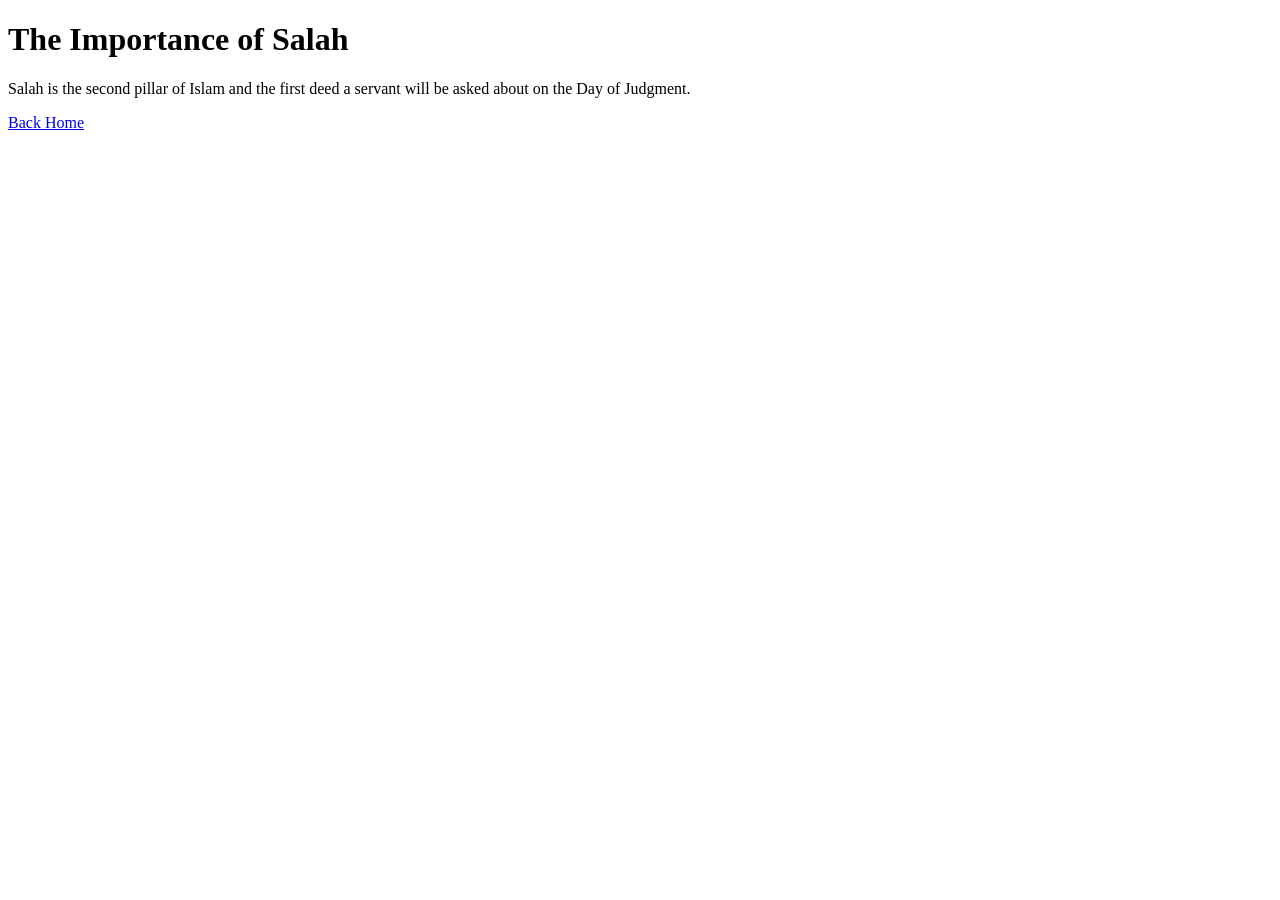
<file: blog/salah.html blog/ramadan.html>
<!DOCTYPE html>
<html>
<head>
<title>The Importance of Salah</title>
</head>

<body>

<h1>The Importance of Salah</h1>

<p>
Salah is the second pillar of Islam and the first deed a servant will be asked about on the Day of Judgment.
</p>

<a href="../index.html">Back Home</a>

</body>
</html>
</file>
<file: styles.css>
@import url('https://fonts.googleapis.com/css2?family=Amiri:wght@400;700&family=Inter:wght@400;500;600;700&display=swap');

:root {
  --bg: #0A0A0A;
  --card: #141414;
  --gold: #FFD700;
  --gold-dim: #B8860B;
  --text: #FFFFFF;
  --text-dim: #A0A0A0;
  --text-muted: #6B6B6B;
  --border: #2A2A2A;
  --red: #ff6b6b;
  --green: #51cf66;
}

* {
  margin: 0;
  padding: 0;
  box-sizing: border-box;
}

html, body {
  background: var(--bg);
  color: var(--text);
  font-family: 'Inter', sans-serif;
  font-size: 15px;
  line-height: 1.6;
  -webkit-font-smoothing: antialiased;
}

body {
  padding-bottom: 80px;
}

.container {
  max-width: 600px;
  margin: 0 auto;
  padding: 16px;
}

/* Typography - Site Wide */
h1 {
  font-size: 24px;
  font-weight: 700;
  margin-bottom: 8px;
  color: var(--gold);
  line-height: 1.3;
}

h2 {
  font-size: 20px;
  font-weight: 600;
  margin-bottom: 8px;
  color: var(--text);
}

h3 {
  font-size: 17px;
  font-weight: 600;
  margin-bottom: 6px;
  color: var(--text);
}

p {
  margin-bottom: 10px;
}

.page-header {
  font-size: 14px;
  color: var(--text-dim);
  margin-bottom: 20px;
}

.page-subtitle {
  font-size: 13px;
  color: var(--text-muted);
  margin-bottom: 16px;
}

/* Cards */
.card {
  background: var(--card);
  border: 1px solid var(--border);
  border-radius: 12px;
  padding: 16px;
  margin-bottom: 16px;
}

.card-title {
  font-size: 16px;
  font-weight: 600;
  margin-bottom: 12px;
  color: var(--gold);
  line-height: 1.4;
}

.card-subtitle {
  font-size: 13px;
  color: var(--text-dim);
  margin-bottom: 8px;
}

/* Arabic + Translations - Used in Quran + Hadith */
.arabic {
  font-family: 'Amiri', serif;
  font-size: 20px;
  line-height: 2;
  text-align: right;
  margin: 12px 0;
  color: var(--text);
}

.translation, .text-body {
  font-size: 15px;
  line-height: 1.7;
  color: var(--text);
}

.transliteration {
  font-size: 14px;
  font-style: italic;
  color: var(--text-dim);
  margin: 8px 0;
}

.reference, .badge {
  font-size: 12px;
  color: var(--text-dim);
  margin-top: 10px;
  display: inline-block;
}

.badge {
  background: var(--border);
  padding: 4px 10px;
  border-radius: 6px;
  font-weight: 500;
}

.badge-gold {
  background: var(--gold-dim);
  color: #000;
}

/* Buttons */
.btn-gold {
  background: var(--gold);
  color: #000;
  border: none;
  padding: 12px 20px;
  border-radius: 8px;
  font-size: 15px;
  font-weight: 600;
  width: 100%;
  cursor: pointer;
  text-align: center;
  display: block;
  text-decoration: none;
}

.btn-outline {
  background: transparent;
  color: var(--gold);
  border: 1px solid var(--gold);
  padding: 10px 16px;
  border-radius: 8px;
  font-size: 14px;
  font-weight: 500;
  cursor: pointer;
  text-align: center;
  display: block;
  text-decoration: none;
}

.btn-small {
  padding: 8px 12px;
  font-size: 13px;
}

.btn-group {
  display: flex;
  gap: 10px;
  margin-top: 12px;
}

.btn-group button, .btn-group a {
  flex: 1;
}

/* Forms + Inputs */
input[type="text"], 
input[type="search"], 
input[type="number"],
select,
textarea {
  width: 100%;
  background: var(--bg);
  border: 1px solid var(--border);
  color: var(--text);
  padding: 12px;
  border-radius: 8px;
  font-size: 15px;
  font-family: 'Inter', sans-serif;
}

input::placeholder, textarea::placeholder {
  color: var(--text-muted);
}

label {
  font-size: 14px;
  font-weight: 500;
  color: var(--text-dim);
  display: block;
  margin-bottom: 6px;
}

/* Lists */
.list-item {
  padding: 14px 16px;
  border-bottom: 1px solid var(--border);
  display: flex;
  justify-content: space-between;
  align-items: center;
  cursor: pointer;
}

.list-item:last-child {
  border-bottom: none;
}

.list-item-title {
  font-size: 15px;
  font-weight: 500;
}

.list-item-subtitle {
  font-size: 13px;
  color: var(--text-dim);
}

.list-item-number {
  font-size: 14px;
  color: var(--gold);
  font-weight: 600;
  min-width: 30px;
}

/* Divider */
.divider {
  height: 1px;
  background: var(--border);
  margin: 16px 0;
}

/* Bottom Navigation */
.bottom-nav {
  position: fixed;
  bottom: 0;
  left: 0;
  right: 0;
  background: var(--card);
  border-top: 1px solid var(--border);
  display: flex;
  justify-content: space-around;
  padding: 8px 0 12px;
  z-index: 100;
}

.bottom-nav a {
  color: var(--text-dim);
  text-decoration: none;
  font-size: 11px;
  text-align: center;
  padding: 6px 12px;
  line-height: 1.3;
  flex: 1;
}

.bottom-nav a.active {
  color: var(--gold);
}

.bottom-nav a span {
  display: block;
  font-size: 18px;
  margin-bottom: 2px;
}

/* Tables - Prayer Times */
table {
  width: 100%;
  border-collapse: collapse;
  font-size: 14px;
}

th, td {
  padding: 12px 8px;
  text-align: left;
  border-bottom: 1px solid var(--border);
}

th {
  color: var(--gold);
  font-weight: 600;
  font-size: 13px;
}

td:last-child {
  text-align: right;
  font-weight: 500;
}

/* Utility */
.text-center { text-align: center; }
.text-dim { color: var(--text-dim); }
.text-gold { color: var(--gold); }
.text-red { color: var(--red); }
.text-green { color: var(--green); }
.mt-1 { margin-top: 8px; }
.mt-2 { margin-top: 16px; }
.mb-1 { margin-bottom: 8px; }
.mb-2 { margin-bottom: 16px; }

/* Loading States */
.loading {
  color: var(--text-dim);
  font-size: 14px;
  text-align: center;
  padding: 20px;
}

/* Video Cards */
.video-card {
  margin-bottom: 16px;
}

.video-title {
  font-size: 15px;
  font-weight: 600;
  margin: 10px 0 6px;
}

.video-meta {
  font-size: 12px;
  color: var(--text-dim);
}

/* Small Phones */
@media (max-width: 380px) {
  body { font-size: 14px; }
  h1 { font-size: 22px; }
  h2 { font-size: 18px; }
  .arabic { font-size: 18px; }
  .translation { font-size: 14px; }
  .container { padding: 12px; }
  .card { padding: 14px; }
  .btn-gold, .btn-outline { padding: 10px 16px; font-size: 14px; }
}
/* Container for the Explore buttons */
.explore-container {
    display: flex;
    flex-direction: column;
    gap: 12px; /* This creates the space between buttons */
    padding: 10px;
}

/* Individual Tab Styling */
.explore-tab {
    display: flex;
    align-items: center;
    justify-content: center;
    background-color: #FFD700; /* Your gold color */
    color: #000;
    padding: 15px;
    text-decoration: none;
    font-weight: bold;
    border-radius: 12px; /* Rounded corners for a separated look */
    transition: transform 0.2s, background-color 0.2s;
    box-shadow: 0 4px 6px rgba(0,0,0,0.2); /* Optional: adds depth */
}

/* Hover/Active effect */
.explore-tab:active {
    transform: scale(0.98);
    background-color: #e6c200;
}

.explore-tab span {
    margin-right: 10px; /* Space between emoji/icon and text */
}
</file>
